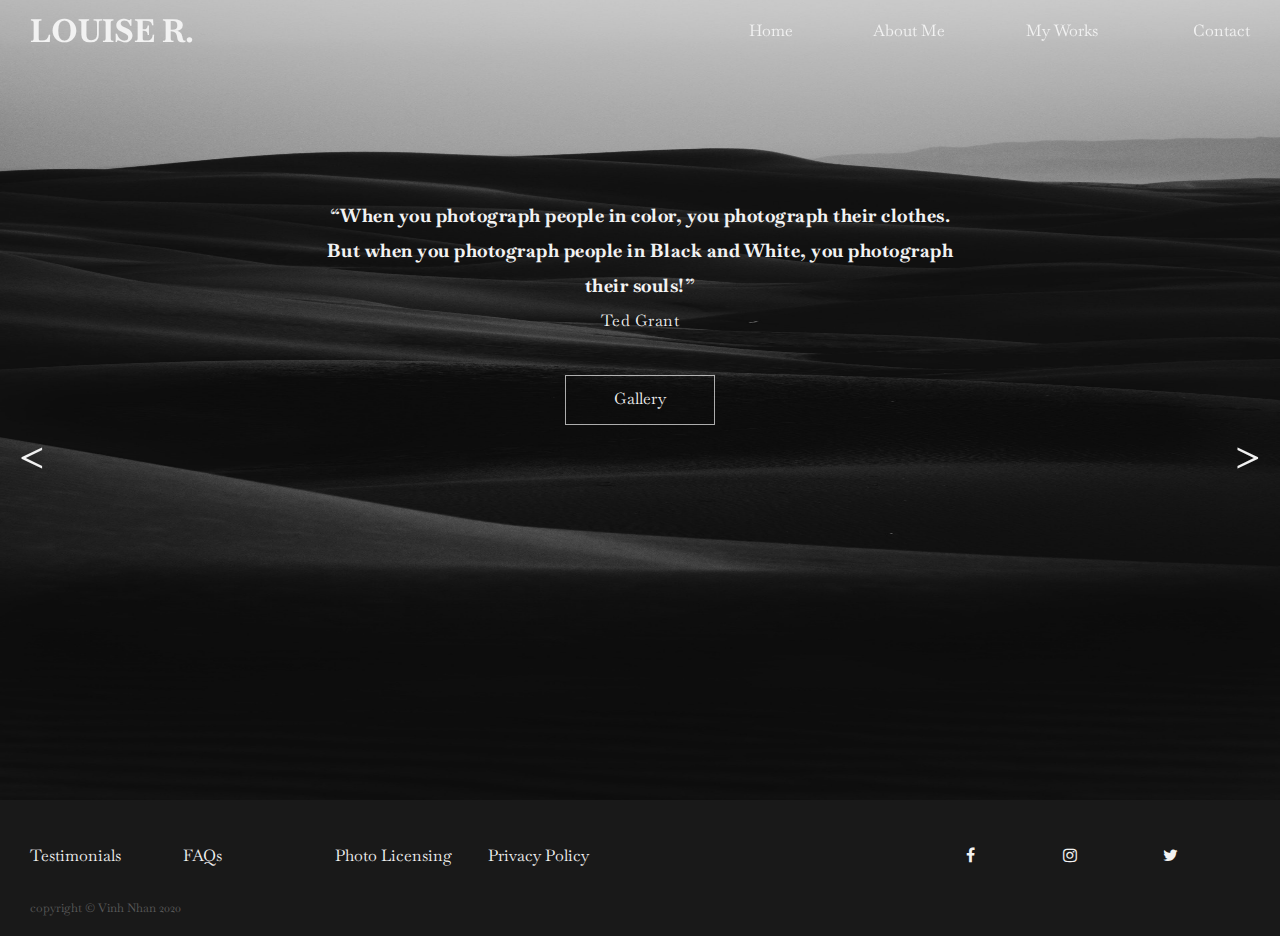
<file: index.html>
<!DOCTYPE html>
<html lang="en">
<head>
    <meta charset="UTF-8">
    <meta name="viewport" content="width=device-width, initial-scale=1.0">
    <title>Louise R. | Photography</title>
    <link rel="stylesheet" href="./Sources/CSS/index.css">
    <link href="https://fonts.googleapis.com/css2?family=Baskervville&display=swap" rel="stylesheet">
    <link rel="stylesheet" href="https://cdnjs.cloudflare.com/ajax/libs/font-awesome/4.7.0/css/font-awesome.min.css">
</head>
<body>
    <header>
        <div class="navbar">
            <h1><a href="index.html">LOUISE R.</a></h1>
            <nav>
                <ul>
                    <li><a href="index.html">Home</a></li>
                    <li><a href="aboutme.html">About Me</a></li>
                    <li><a href="myworks.html">My Works</a></li>
                    <li><a href="contact.html">Contact</a></li>
                </ul>
            </nav>
        </div>
        
        
    </header>

    <main>
        <div class="slide-container"> 
            <div class="slide fade">
                <img id="background-img" src="./Sources/Images/background1.jpg" alt="Hill">
            </div>
            <div class="slide fade">
                <img id="background-img" src="./Sources/Images/background2.jpg" alt="Motorbike">
            </div>
            <div class="slide fade">
                <img id="background-img" src="./Sources/Images/background3.jpg" alt="Route">
            </div>
            <span class="prev">&#60;</span>
            <span class="next">&#62;</span>
            <div class="quote">
                <h3>“When you photograph people in color, you photograph their clothes. But when you photograph people in Black and White, you photograph their souls!”</h3>
                <p>Ted Grant</p>
            </div>
            
            <a class="gallery-button" href="myworks.html">Gallery</a>
            
        </div>

    </main>

    <footer>

        <div class="footer-nav">
            <ul>
                <li><a href="#">Testimonials</a></li>
                <li><a href="#">FAQs</a></li>
                <li><a href="#">Photo Licensing</a></li>
                <li><a href="#">Privacy Policy</a></li>
            </ul>
            <div class="social-media">
                <a href="https://www.facebook.com/" class="fa fa-facebook"></a>
                <a href="https://www.instagram.com/" class="fa fa-instagram"></a>
                <a href="https://www.twitter.com/" class="fa fa-twitter"></a>
            </div>
        </div>
        <div class="copyright">
            <p>copyright &#169; Vinh Nhan 2020</p>
        </div>

    </footer>

<script src="./Sources/JS/app.js"></script>    
</body>
</html>
</file>
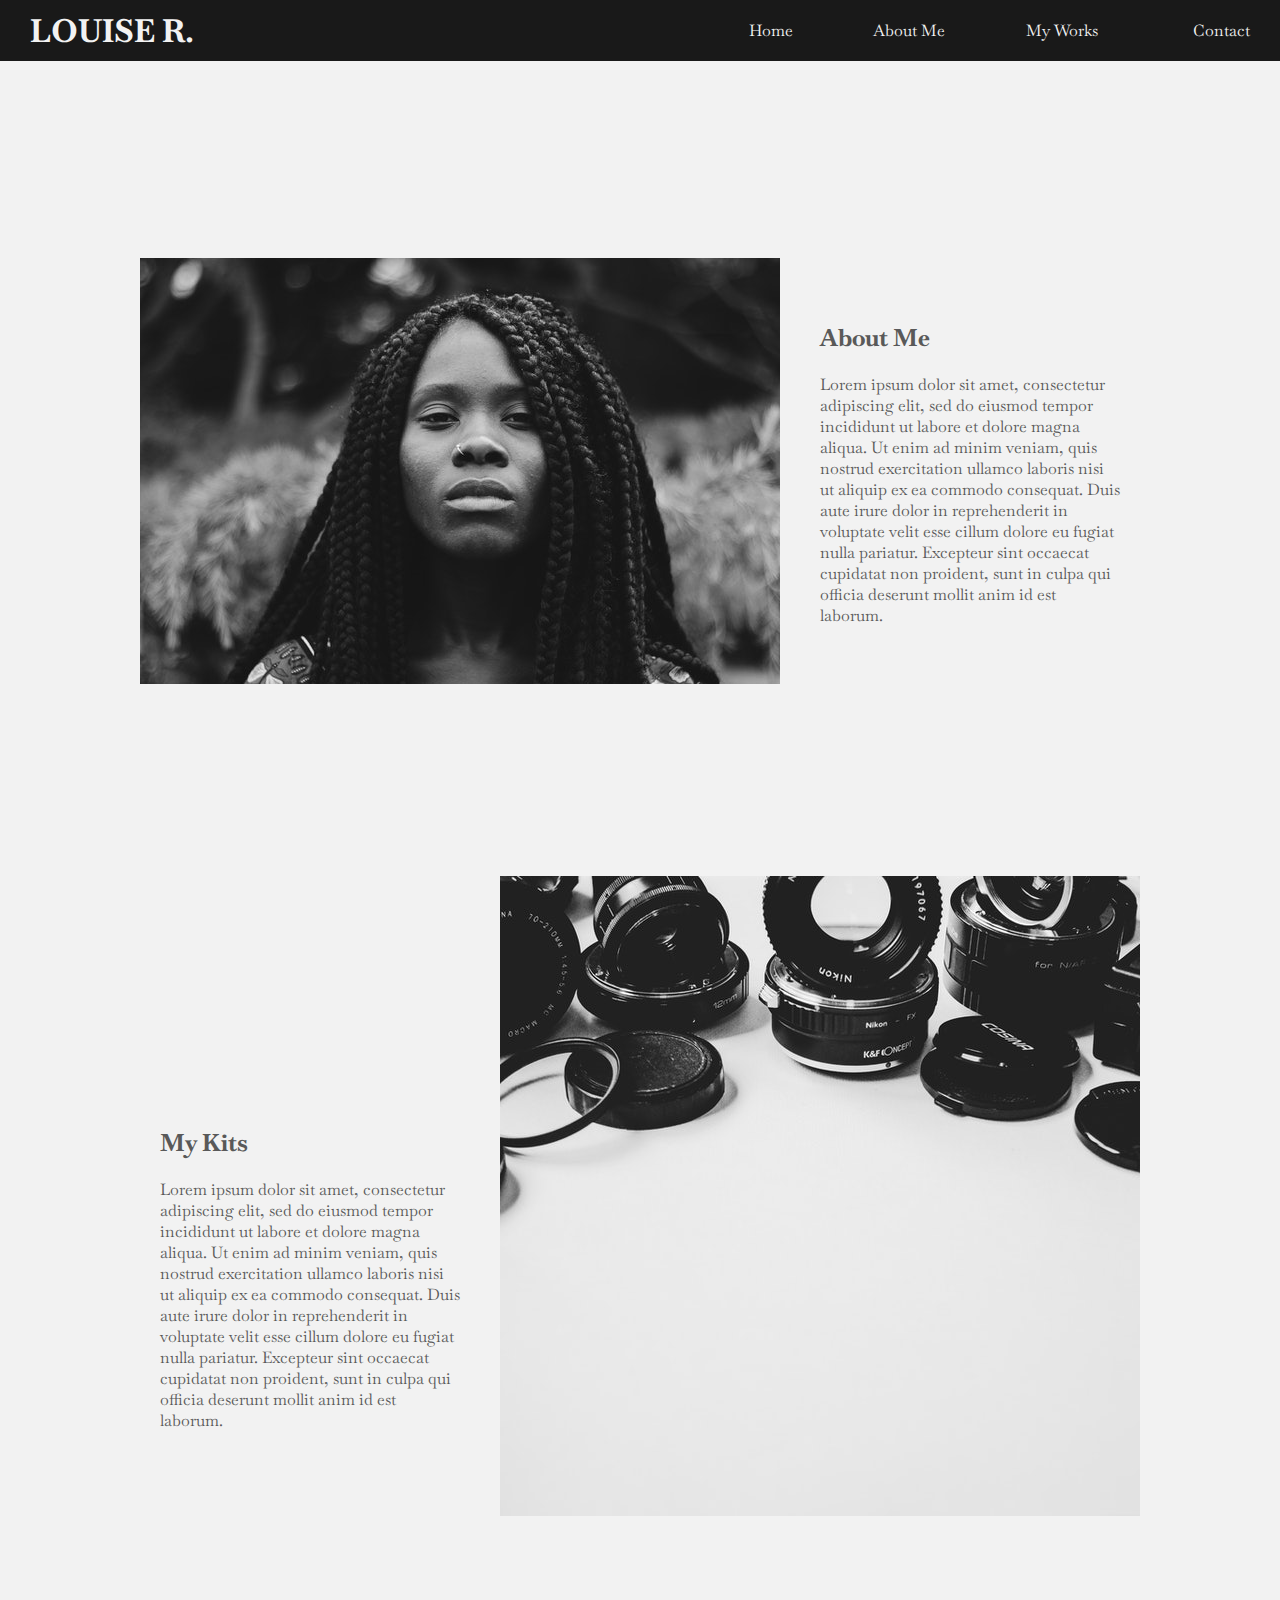
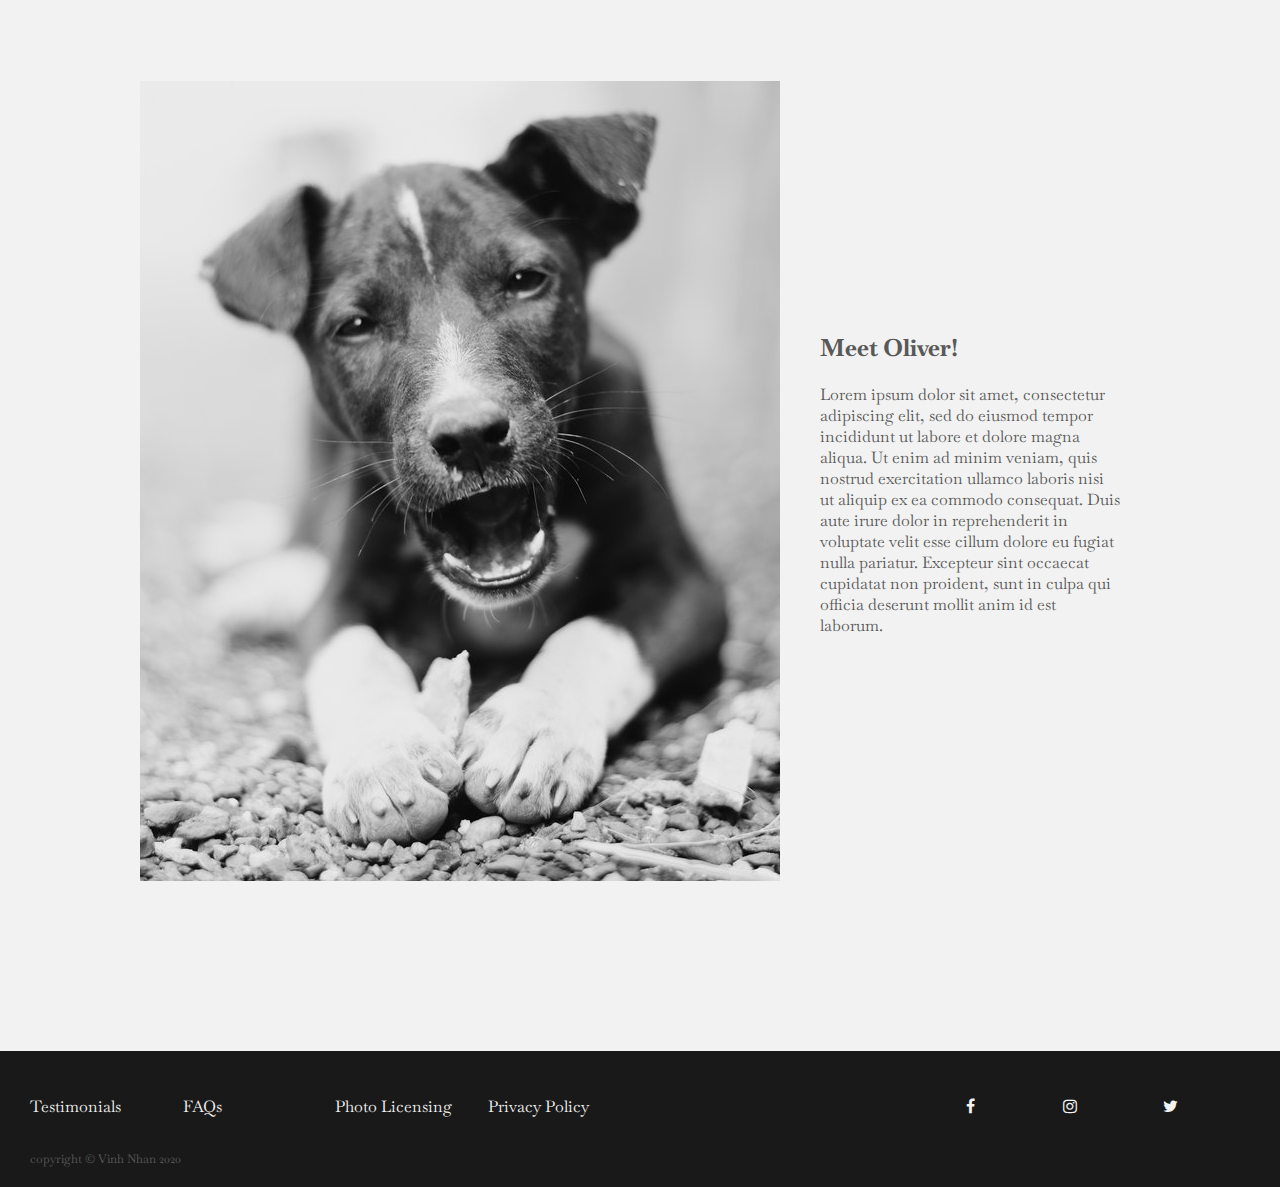
<file: aboutme.html>
<!DOCTYPE html>
<html lang="en">
<head>
    <meta charset="UTF-8">
    <meta name="viewport" content="width=device-width, initial-scale=1.0">
    <title>Louise R. | About Me</title>
    <link rel="stylesheet" href="./Sources/CSS/aboutme.css">
    <link href="https://fonts.googleapis.com/css2?family=Baskervville&display=swap" rel="stylesheet">
    <link rel="stylesheet" href="https://cdnjs.cloudflare.com/ajax/libs/font-awesome/4.7.0/css/font-awesome.min.css">
</head>
<body>
    <header>
        <div class="navbar">
            <h1><a href="index.html">LOUISE R.</a></h1>
            <nav>
                <ul>
                    <li><a href="index.html">Home</a></li>
                    <li><a href="aboutme.html">About Me</a></li>
                    <li><a href="myworks.html">My Works</a></li>
                    <li><a href="contact.html">Contact</a></li>
                </ul>
            </nav>
        </div>
    </header>


    <main>
        <div class="profile">
            <div class="container">
                <div class="image">
                    <img src="./Sources/Images/aboutme/profile.jpg" alt="Profile Photo">
                </div>
                <div class="caption">
                    <h2>About Me</h2><br>
                    <p>Lorem ipsum dolor sit amet, consectetur adipiscing elit, sed do eiusmod tempor incididunt ut labore et dolore magna aliqua. Ut enim ad minim veniam, quis nostrud exercitation ullamco laboris nisi ut aliquip ex ea commodo consequat. Duis aute irure dolor in reprehenderit in voluptate velit esse cillum dolore eu fugiat nulla pariatur. Excepteur sint occaecat cupidatat non proident, sunt in culpa qui officia deserunt mollit anim id est laborum.</p>
                </div>
            </div>
             <div class="container">
                <div class="caption">
                    <h2>My Kits</h2><br>
                    <p>Lorem ipsum dolor sit amet, consectetur adipiscing elit, sed do eiusmod tempor incididunt ut labore et dolore magna aliqua. Ut enim ad minim veniam, quis nostrud exercitation ullamco laboris nisi ut aliquip ex ea commodo consequat. Duis aute irure dolor in reprehenderit in voluptate velit esse cillum dolore eu fugiat nulla pariatur. Excepteur sint occaecat cupidatat non proident, sunt in culpa qui officia deserunt mollit anim id est laborum.</p>
                </div>
                <div class="img">
                    <img src="./Sources/Images/aboutme/camera.jpg" alt="My Kits">
                </div>
            </div>
                <div class="container">
                    <div class="img">
                        <img src="./Sources/Images/aboutme/dog.jpg" alt="Oliver">
                    </div>
                    <div class="caption">
                        <h2>Meet Oliver!</h2><br>
                        <p>Lorem ipsum dolor sit amet, consectetur adipiscing elit, sed do eiusmod tempor incididunt ut labore et dolore magna aliqua. Ut enim ad minim veniam, quis nostrud exercitation ullamco laboris nisi ut aliquip ex ea commodo consequat. Duis aute irure dolor in reprehenderit in voluptate velit esse cillum dolore eu fugiat nulla pariatur. Excepteur sint occaecat cupidatat non proident, sunt in culpa qui officia deserunt mollit anim id est laborum.</p>
                    </div>
                </div>
            </div>

        </div>   

    </main>

    <footer>

        <div class="footer-nav">
            <ul>
                <li><a href="#">Testimonials</a></li>
                <li><a href="#">FAQs</a></li>
                <li><a href="#">Photo Licensing</a></li>
                <li><a href="#">Privacy Policy</a></li>
            </ul>
            <div class="social-media">
                <a href="https://www.facebook.com/" class="fa fa-facebook"></a>
                <a href="https://www.instagram.com/" class="fa fa-instagram"></a>
                <a href="https://www.twitter.com/" class="fa fa-twitter"></a>
            </div>
        </div>
        <div class="copyright">
            <p>copyright &#169; Vinh Nhan 2020</p>
        </div>

    </footer>
</body>
</html>
</file>
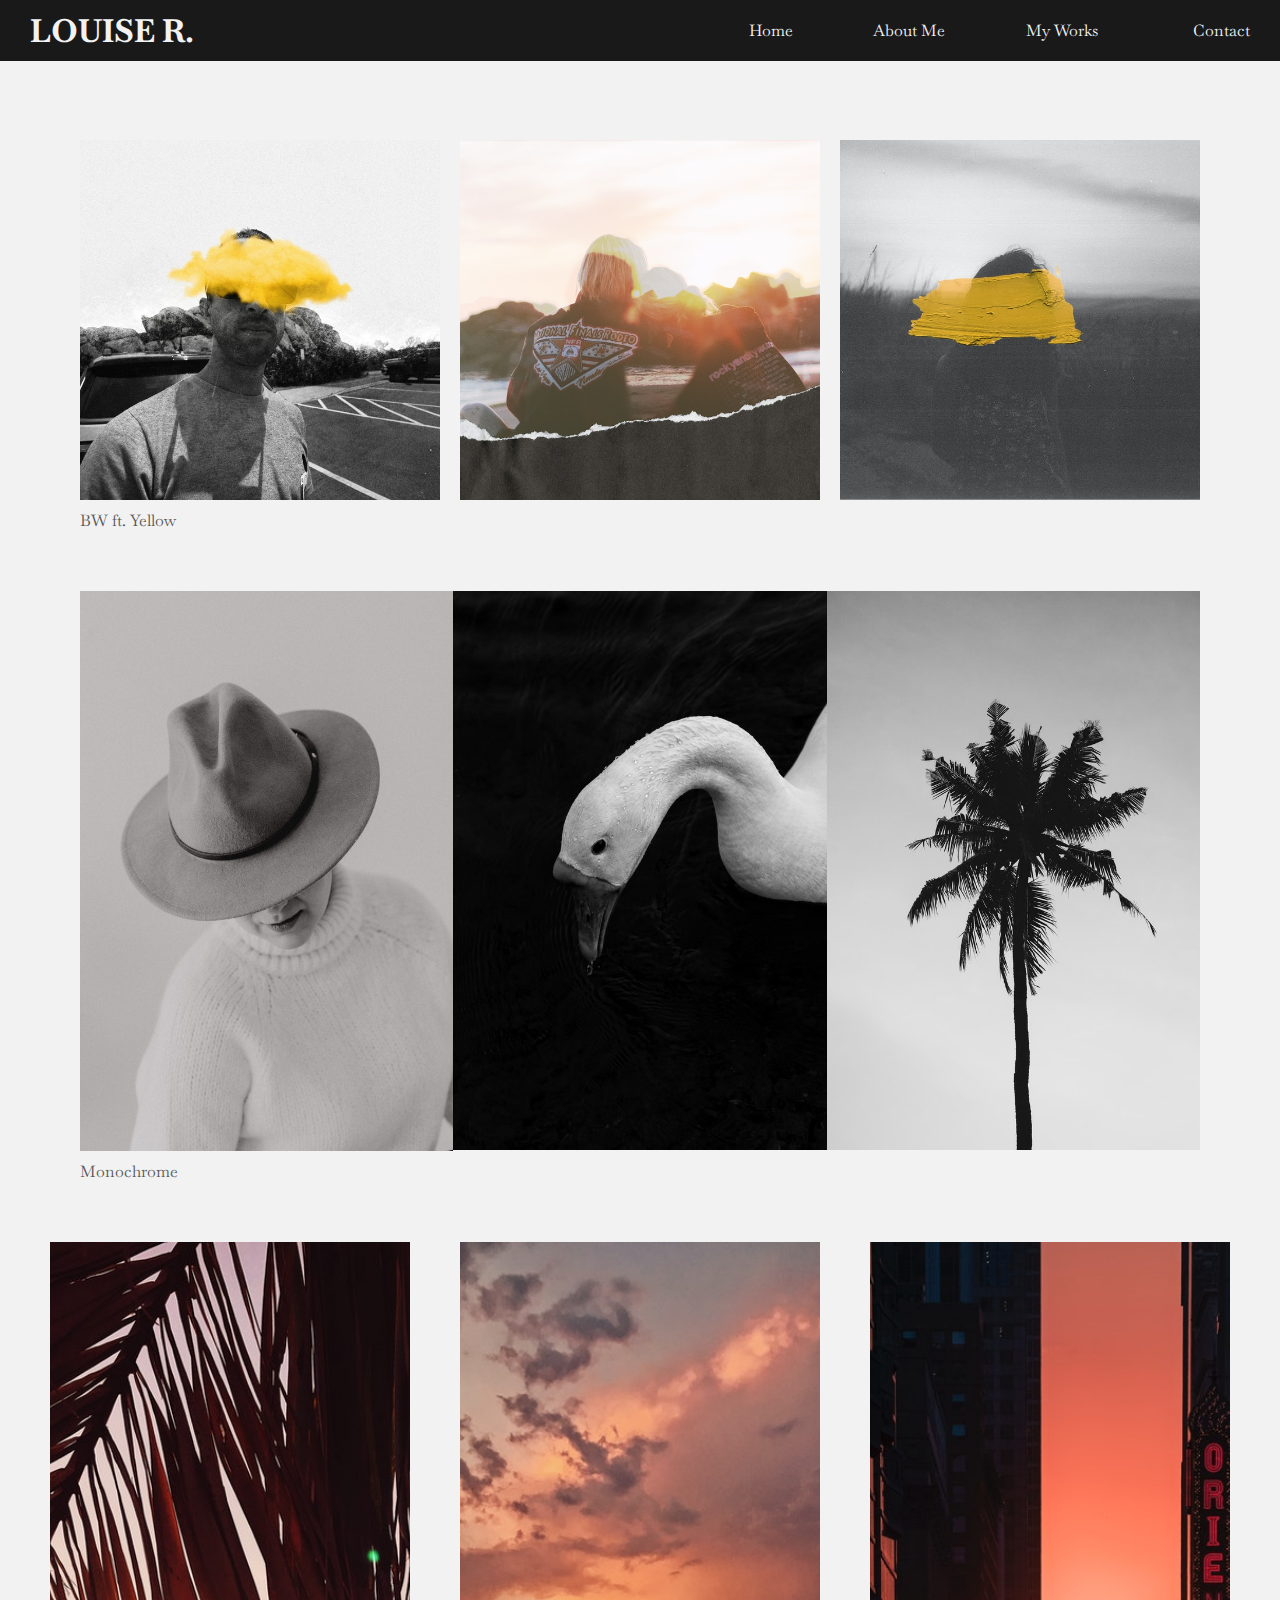
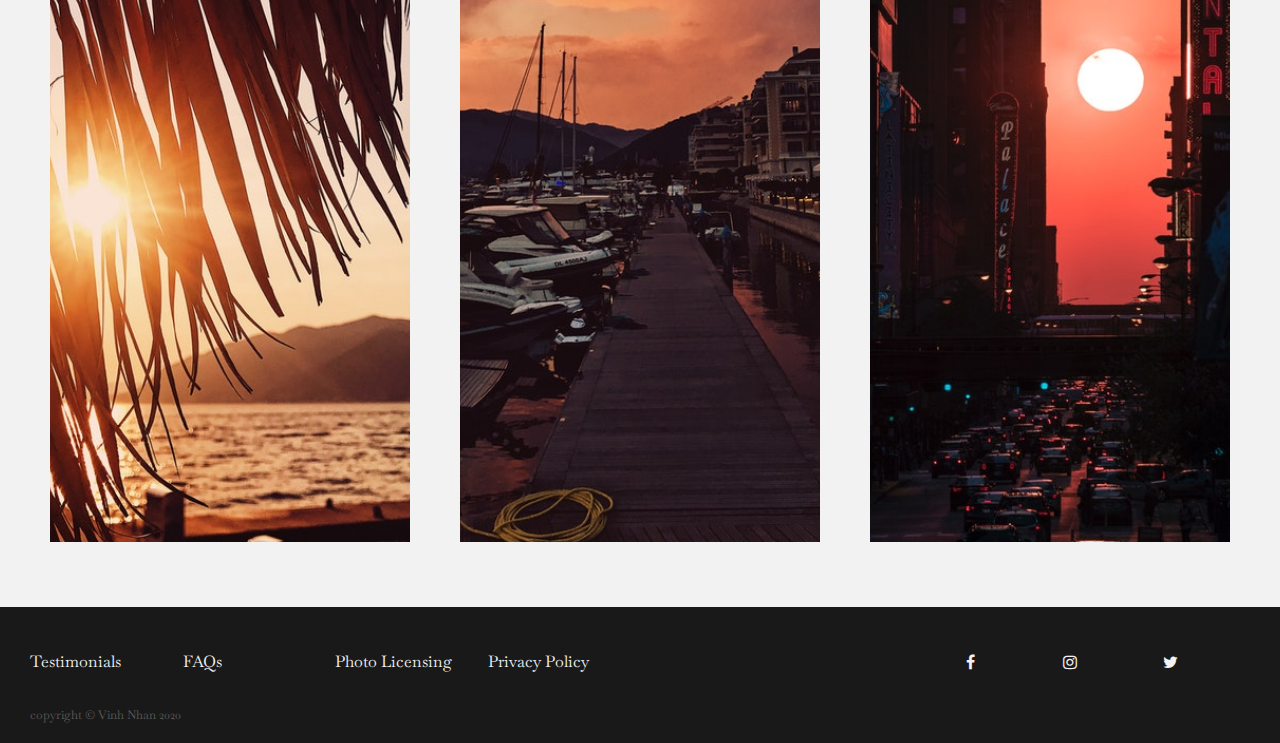
<file: myworks.html>
<!DOCTYPE html>
<html lang="en">
<head>
    <meta charset="UTF-8">
    <meta name="viewport" content="width=device-width, initial-scale=1.0">
    <title>Louise R. | My Works</title>
    <link rel="stylesheet" href="./Sources/CSS/myworks.css">
    <link href="https://fonts.googleapis.com/css2?family=Baskervville&display=swap" rel="stylesheet">
    <link rel="stylesheet" href="https://cdnjs.cloudflare.com/ajax/libs/font-awesome/4.7.0/css/font-awesome.min.css">
</head>
<body>
    <header>
        <div class="navbar">
            <h1><a href="index.html">LOUISE R.</a></h1>
            <nav>
                <ul>
                    <li><a href="index.html">Home</a></li>
                    <li><a href="aboutme.html">About Me</a></li>
                    <li><a href="myworks.html">My Works</a></li>
                    <li><a href="contact.html">Contact</a></li>
                </ul>
            </nav>
        </div>
    </header>
    <main>
        <div class="stilled-gallery">
            <div class="container yellow">
                <img src="./Sources/Images/myworks/man-yellow.jpg" alt="Man yellow paint">
                <img src="./Sources/Images/myworks/couple-yellow.jpg" alt="Couple under sunset">
                <img src="./Sources/Images/myworks/woman-yellow.jpg" alt="Woman yellow paint">
            </div>
            <p>BW ft. Yellow</p>
            <div class="container monochrome">
                <img src="./Sources/Images/myworks/hat-woman.jpg" alt="Woman with hat">
                <img src="./Sources/Images/myworks/goose.jpg" alt="White goose">
                <img src="./Sources/Images/myworks/coconut-tree.jpg" alt="Coconut tree">
            </div>
            <p>Monochrome</p>
        </div>   
        <div class="click-gallery">
            <div class="img-container">
                <img src="./Sources/Images/myworks/sun-palm-tree-small.jpg" 
                alt="Sunset and palm tree" 
                data-original="sun-palm-tree-full.jpg">
            </div>
            <div class="img-container">
                <img src="./Sources/Images/myworks/port-small.jpg" 
                alt="Afternoon port" 
                data-original="port-full.jpg">
            </div>
            <div class="img-container">
                <img src="./Sources/Images/myworks/city-small.jpg" 
                alt="Downtown" 
                data-original="city-full.jpg">
            </div>
        </div>
        <div class="modal">
            <img src="./Sources/Images/myworks/sun-palm-tree-full.jpg" alt="Sunset and palm tree" class="full-img">
            <p class="caption">Sunset and palm tree</p>
        </div>
    </main>

    <footer>

        <div class="footer-nav">
            <ul>
                <li><a href="#">Testimonials</a></li>
                <li><a href="#">FAQs</a></li>
                <li><a href="#">Photo Licensing</a></li>
                <li><a href="#">Privacy Policy</a></li>
            </ul>
            <div class="social-media">
                <a href="https://www.facebook.com/" class="fa fa-facebook"></a>
                <a href="https://www.instagram.com/" class="fa fa-instagram"></a>
                <a href="https://www.twitter.com/" class="fa fa-twitter"></a>
            </div>
        </div>
        <div class="copyright">
            <p>copyright &#169; Vinh Nhan 2020</p>
        </div>

    </footer>

<script src="./Sources/JS/gallery.js"></script>    
</body>
</html>
</file>
<file: Sources/CSS/index.css>
/* Global Styles */
* {
    margin: 0;
    padding: 0;
    box-sizing: border-box;
    
}

html {
    color: #595959;
    background-color: #f2f2f2;
    font-family: Baskervville;
    
}

a {
    text-decoration: none;
    color: #f2f2f2;
    transition: color 0.8s linear;
}

.navbar {
    /*border: 1px solid black;*/
    padding: 10px 30px;
    display: grid;
    grid-template-columns: 1fr 1fr;
    position: fixed;
    width: 100%;
    color: #f2f2f2;
    z-index: 5;
}


nav ul {
    /*border: 1px solid black;*/
    height: 40px;
    text-align: right;
    list-style-type: none;
    display: grid;
    grid-template-columns: repeat(4, 1fr);
    align-items: center;
}


nav a:hover {
    color: #595959;
}

footer {
    background-color: #191919;
    padding: 20px 30px;

}

.footer-nav {
    display: grid;
    grid-template-columns: 2fr 1fr 1fr;
    padding-top: 15px;
   
    
}

.footer-nav a:hover {
    color: #595959;
    
}

.footer-nav ul {
    height: 40px;
    text-align: left;
    list-style-type: none;
    display: grid;
    grid-template-columns: repeat(4, 1fr);
    align-items: center;
    
}

.social-media {
    text-align: right;
    display: grid;
    grid-template-columns: repeat(3, 1fr);
    align-items: center;
    grid-column: 3/3;
    
}

.fa {
    width: 30px;
}


.copyright {
    font-size: 12px;
    padding-top: 25px;

}


/* Home Page */

.slide-container {
    width: 100%;
    height: 800px;
    position: relative;
    margin: auto;
}

#background-img {
    min-width: 100%;
    height: 800px;
}

.slide {
    display: none;
}

.fade {
    -webkit-animation-name: fade;
    -webkit-animation-duration: 1.5s;
    animation-name: fade;
    animation-duration: 1.5s;
}

@-webkit-keyframes fade {
    from {opacity: .4}
    to {opacity: 1}
  }
  
@keyframes fade {
    from {opacity: .4}
    to {opacity: 1}
  }

.prev, .next {
    position: absolute;
    top: 50%;
    cursor: pointer;
    font-size: 60px;
    padding: 15px;
    width: auto;
    transition: color 0.5s linear;
    color: #f2f2f2;
    
}

.next {
    right: 0;
}

.prev:hover, .next:hover {
    color: #7f7f7f;
}

.quote {
    position: absolute;
    top: 30%;
    left: 50%;
    transform: translate(-50%, -30%);
    text-align: center;
    max-width: 60%;
    margin: 0 auto;
    color: #f2f2f2;
    line-height: 35px;
    letter-spacing: 0.5px;
    
}

.gallery-button {
    border: 0.3px solid rgba(242, 242, 242, 0.7);
    border-radius: 0.5;
    position: absolute;
    top: 50%;
    left: 50%;
    transform: translate(-50%, -50%);
    width: 150px;
    height: 50px;
    text-align: center;
    padding: 12px;
    transition: all 0.5s ease-in-out;
}

.gallery-button:hover {
    background-color: rgba(242, 242, 242, 0.7);
    color: #191919;

}


/* About Me Page */



/* My Works Page */



/* Contact */
</file>
<file: Sources/CSS/aboutme.css>
/* Global Styles */
* {
    margin: 0;
    padding: 0;
    box-sizing: border-box;
    
}

html {
    color: #595959;
    background-color: #f2f2f2;
    font-family: Baskervville;
    
}

a {
    text-decoration: none;
    color: #f2f2f2;
    transition: color 0.8s linear;
}

.navbar {
    /*border: 1px solid black;*/
    padding: 10px 30px;
    display: grid;
    grid-template-columns: 1fr 1fr;
    position: fixed;
    background-color: #191919;
    width: 100%;
    color: #f2f2f2;
    z-index: 5;
    margin-top: -71px;
    
}


nav ul {
    /*border: 1px solid black;*/
    height: 40px;
    text-align: right;
    list-style-type: none;
    display: grid;
    grid-template-columns: repeat(4, 1fr);
    align-items: center;
}


nav a:hover {
    color: #595959;
}


main {
    margin-top: 71px;
    margin-bottom: 165px;
   
}

footer {
    background-color: #191919;
    padding: 20px 30px;
    width: 100%;


}

.footer-nav {
    display: grid;
    grid-template-columns: 2fr 1fr 1fr;
    padding-top: 15px;
   
    
}

.footer-nav a:hover {
    color: #595959;
    
}

.footer-nav ul {
    height: 40px;
    text-align: left;
    list-style-type: none;
    display: grid;
    grid-template-columns: repeat(4, 1fr);
    align-items: center;
    
}

.social-media {
    text-align: right;
    display: grid;
    grid-template-columns: repeat(3, 1fr);
    align-items: center;
    grid-column: 3/3;
    
}

.fa {
    width: 30px;
}


.copyright {
    font-size: 12px;
    padding-top: 25px;

}

/* About Me */

.profile {
    width: 1000px;
    margin: 0 auto;
    display: grid;
    grid-template-rows: repeat(3, 1fr);
    /*border: 1px solid black;*/

}

.container {
    display: grid;
    grid-template-columns: repeat(2, 1fr);
    grid-gap: 20px;
    justify-content: left;
    /*border: 1px solid black;*/
    
}
.image {
    align-self: center;
}
.caption {
    align-self: center;
    padding: 20px;

    
}
</file>
<file: Sources/CSS/myworks.css>
* {
    margin: 0;
    padding: 0;
    box-sizing: border-box;
    
}

html {
    color: #595959;
    background-color: #f2f2f2;
    font-family: Baskervville;
    
}

a {
    text-decoration: none;
    color: #f2f2f2;
    transition: color 0.8s linear;
}

.navbar {
    /*border: 1px solid black;*/
    padding: 10px 30px;
    display: grid;
    grid-template-columns: 1fr 1fr;
    position: fixed;
    background-color: #191919;
    width: 100%;
    color: #f2f2f2;
    z-index: 5;
    margin-top: -100px;
    
}


nav ul {
    /*border: 1px solid black;*/
    height: 40px;
    text-align: right;
    list-style-type: none;
    display: grid;
    grid-template-columns: repeat(4, 1fr);
    align-items: center;
}


nav a:hover {
    color: #595959;
}


main {
    margin-top: 100px;
    margin-bottom: 60px;
   
}

footer {
    background-color: #191919;
    padding: 20px 30px;
    width: 100%;

}

.footer-nav {
    display: grid;
    grid-template-columns: 2fr 1fr 1fr;
    padding-top: 15px;
   
}

.footer-nav a:hover {
    color: #595959;
    
}

.footer-nav ul {
    height: 40px;
    text-align: left;
    list-style-type: none;
    display: grid;
    grid-template-columns: repeat(4, 1fr);
    align-items: center;
    
}

.social-media {
    text-align: right;
    display: grid;
    grid-template-columns: repeat(3, 1fr);
    align-items: center;
    grid-column: 3/3;
    
}

.fa {
    width: 30px;
}


.copyright {
    font-size: 12px;
    padding-top: 25px;

}

/* My Works */

.stilled-gallery {
    padding: 40px 80px;
    
}

.container {
    display: grid;
    grid-template-columns: repeat(3, 1fr);
    overflow: hidden;

}

.yellow {
    grid-gap: 20px; 
    
}

.stilled-gallery img {
    width: 100%;
    transition: all 5s ease-in-out;
    
}

.monochrome {
    margin-top: 60px;
}

.stilled-gallery p {
    padding-top: 10px;

}

.stilled-gallery img:hover {
    transform: scale(1.5);
    
}

/* click gallery */

.click-gallery {
    margin: 20px 50px;
    display: grid;
    grid-template-columns: repeat(3, minmax(200px, 1fr));
    grid-gap: 50px;
    
}

.click-gallery img {
    width: 100%;
    transition: all 3s ease-out;
    object-fit: cover;
    min-height: 100vh;
    cursor: pointer;
}

.click-gallery img:hover {
    transform: scale(2);
}

.img-container {
    overflow: hidden;
} 

.modal {
    background: rgba(0, 0, 0, 0.5);
    position: fixed;
    top: 0;
    left: 0;
    width: 100%;
    height: 100%;
    opacity: 0;
    pointer-events: none;
    transition: all 0.5s ease-out;
}

.modal p {
    color: #f2f2f2;
    position: absolute;
    bottom: 5%;
    left: 50%;
    transform: translate(-50%, -5%);
    
}

.modal.open {
    opacity: 1;
    pointer-events: all;
}

.full-img {
    height: 80%;
    position: absolute;
    top: 50%;
    left: 50%;
    transform: translate(-50%, -50%) scale(0.5);
    transition: all 0.5s ease-out;
}

.full-img.open {
    transform: translate(-50%, -50%) scale(1);
    
    

}
</file>
